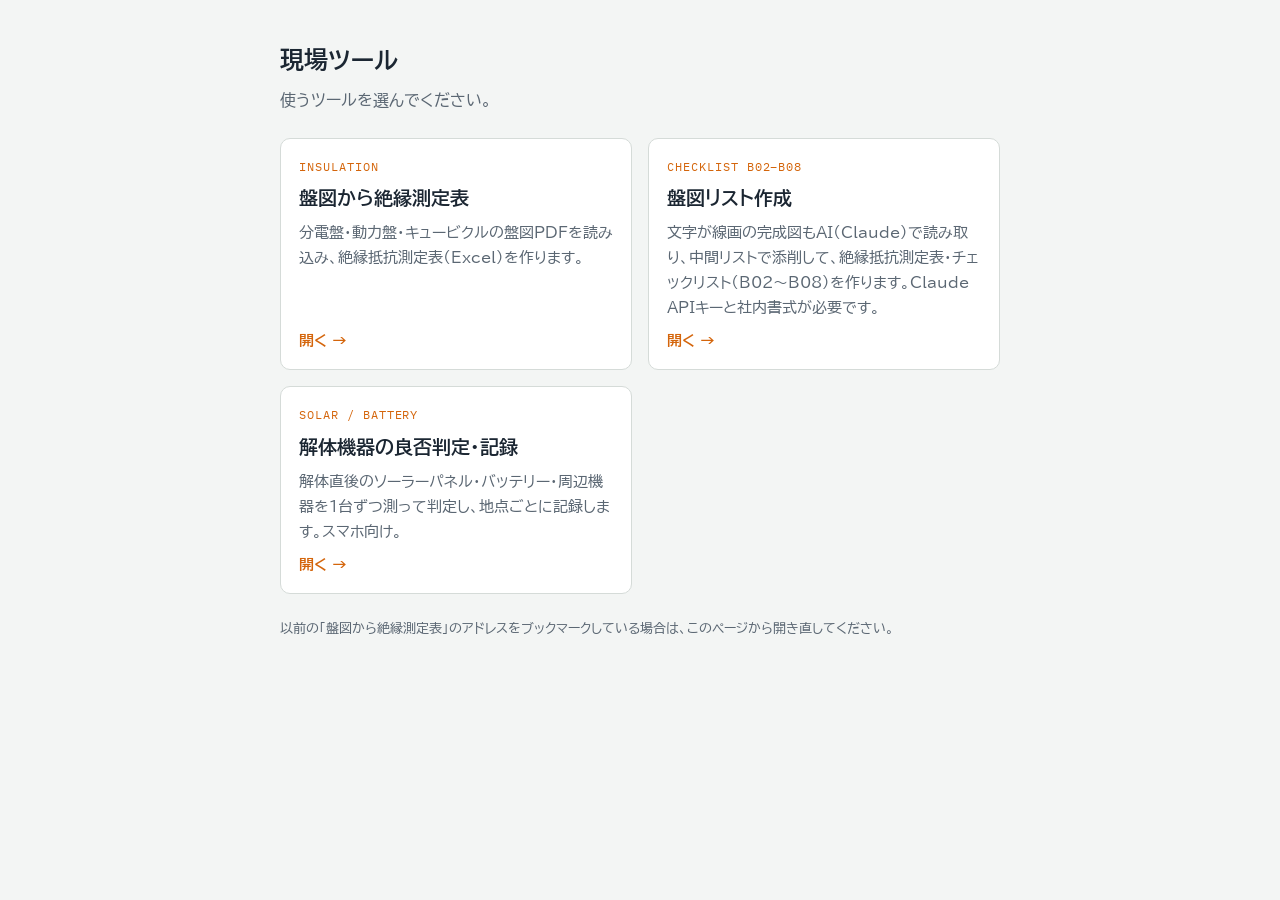
<file: index.html>
<!doctype html>
<html lang="ja">
<head>
<meta charset="utf-8">
<meta name="viewport" content="width=device-width, initial-scale=1, viewport-fit=cover">
<title>現場ツール</title>
<link rel="preconnect" href="https://fonts.googleapis.com">
<link rel="preconnect" href="https://fonts.gstatic.com" crossorigin>
<link rel="stylesheet" href="https://fonts.googleapis.com/css2?family=BIZ+UDPGothic:wght@400;700&family=IBM+Plex+Mono:wght@500&display=swap">
<style>
:root{
  color-scheme:light;
  --bg:#f3f5f4; --surface:#ffffff; --ink:#1b2632; --muted:#5b6773; --line:#d5dbd8; --accent:#d4650b;
  --sans:"BIZ UDPGothic","Hiragino Sans","Yu Gothic UI","Meiryo",sans-serif;
  --mono:"IBM Plex Mono",ui-monospace,Consolas,monospace;
}
@media (prefers-color-scheme: dark){
  :root{color-scheme:dark;--bg:#141b21;--surface:#1d262e;--ink:#e6ebef;--muted:#9aa6b1;--line:#33404b;--accent:#f08a3a}
}
*{box-sizing:border-box}
body{margin:0;background:var(--bg);color:var(--ink);font-family:var(--sans);line-height:1.7;padding-inline:16px;padding-block:40px 56px}
.wrap{max-width:720px;margin:0 auto;display:flex;flex-direction:column;gap:24px}
h1{margin:0;font-size:1.5rem;text-wrap:balance}
p{margin:0}
.lead{color:var(--muted)}
.tools{display:grid;grid-template-columns:repeat(auto-fit,minmax(260px,1fr));gap:16px}
a.tool{display:flex;flex-direction:column;gap:8px;text-decoration:none;color:var(--ink);background:var(--surface);border:1px solid var(--line);border-radius:10px;padding:18px 18px 16px}
a.tool:hover{border-color:var(--accent)}
a.tool:focus-visible{outline:3px solid var(--accent);outline-offset:2px}
.kicker{font-family:var(--mono);font-size:.75rem;letter-spacing:.08em;color:var(--accent)}
.name{font-size:1.2rem;font-weight:700;line-height:1.4}
.desc{font-size:.92rem;color:var(--muted)}
.go{margin-top:auto;font-weight:700;font-size:.92rem;color:var(--accent)}
.foot{font-size:.8rem;color:var(--muted)}
</style>
</head>
<body>
<div class="wrap">
  <header style="display:flex;flex-direction:column;gap:6px">
    <h1>現場ツール</h1>
    <p class="lead">使うツールを選んでください。</p>
  </header>
  <div class="tools">
    <a class="tool" href="insulation/">
      <span class="kicker">INSULATION</span>
      <span class="name">盤図から絶縁測定表</span>
      <span class="desc">分電盤・動力盤・キュービクルの盤図PDFを読み込み、絶縁抵抗測定表（Excel）を作ります。</span>
      <span class="go">開く →</span>
    </a>
    <a class="tool" href="list/">
      <span class="kicker">CHECKLIST B02–B08</span>
      <span class="name">盤図リスト作成</span>
      <span class="desc">文字が線画の完成図もAI（Claude）で読み取り、中間リストで添削して、絶縁抵抗測定表・チェックリスト（B02〜B08）を作ります。Claude APIキーと社内書式が必要です。</span>
      <span class="go">開く →</span>
    </a>
    <a class="tool" href="solar/">
      <span class="kicker">SOLAR / BATTERY</span>
      <span class="name">解体機器の良否判定・記録</span>
      <span class="desc">解体直後のソーラーパネル・バッテリー・周辺機器を1台ずつ測って判定し、地点ごとに記録します。スマホ向け。</span>
      <span class="go">開く →</span>
    </a>
  </div>
  <p class="foot">以前の「盤図から絶縁測定表」のアドレスをブックマークしている場合は、このページから開き直してください。</p>
</div>
</body>
</html>
</file>
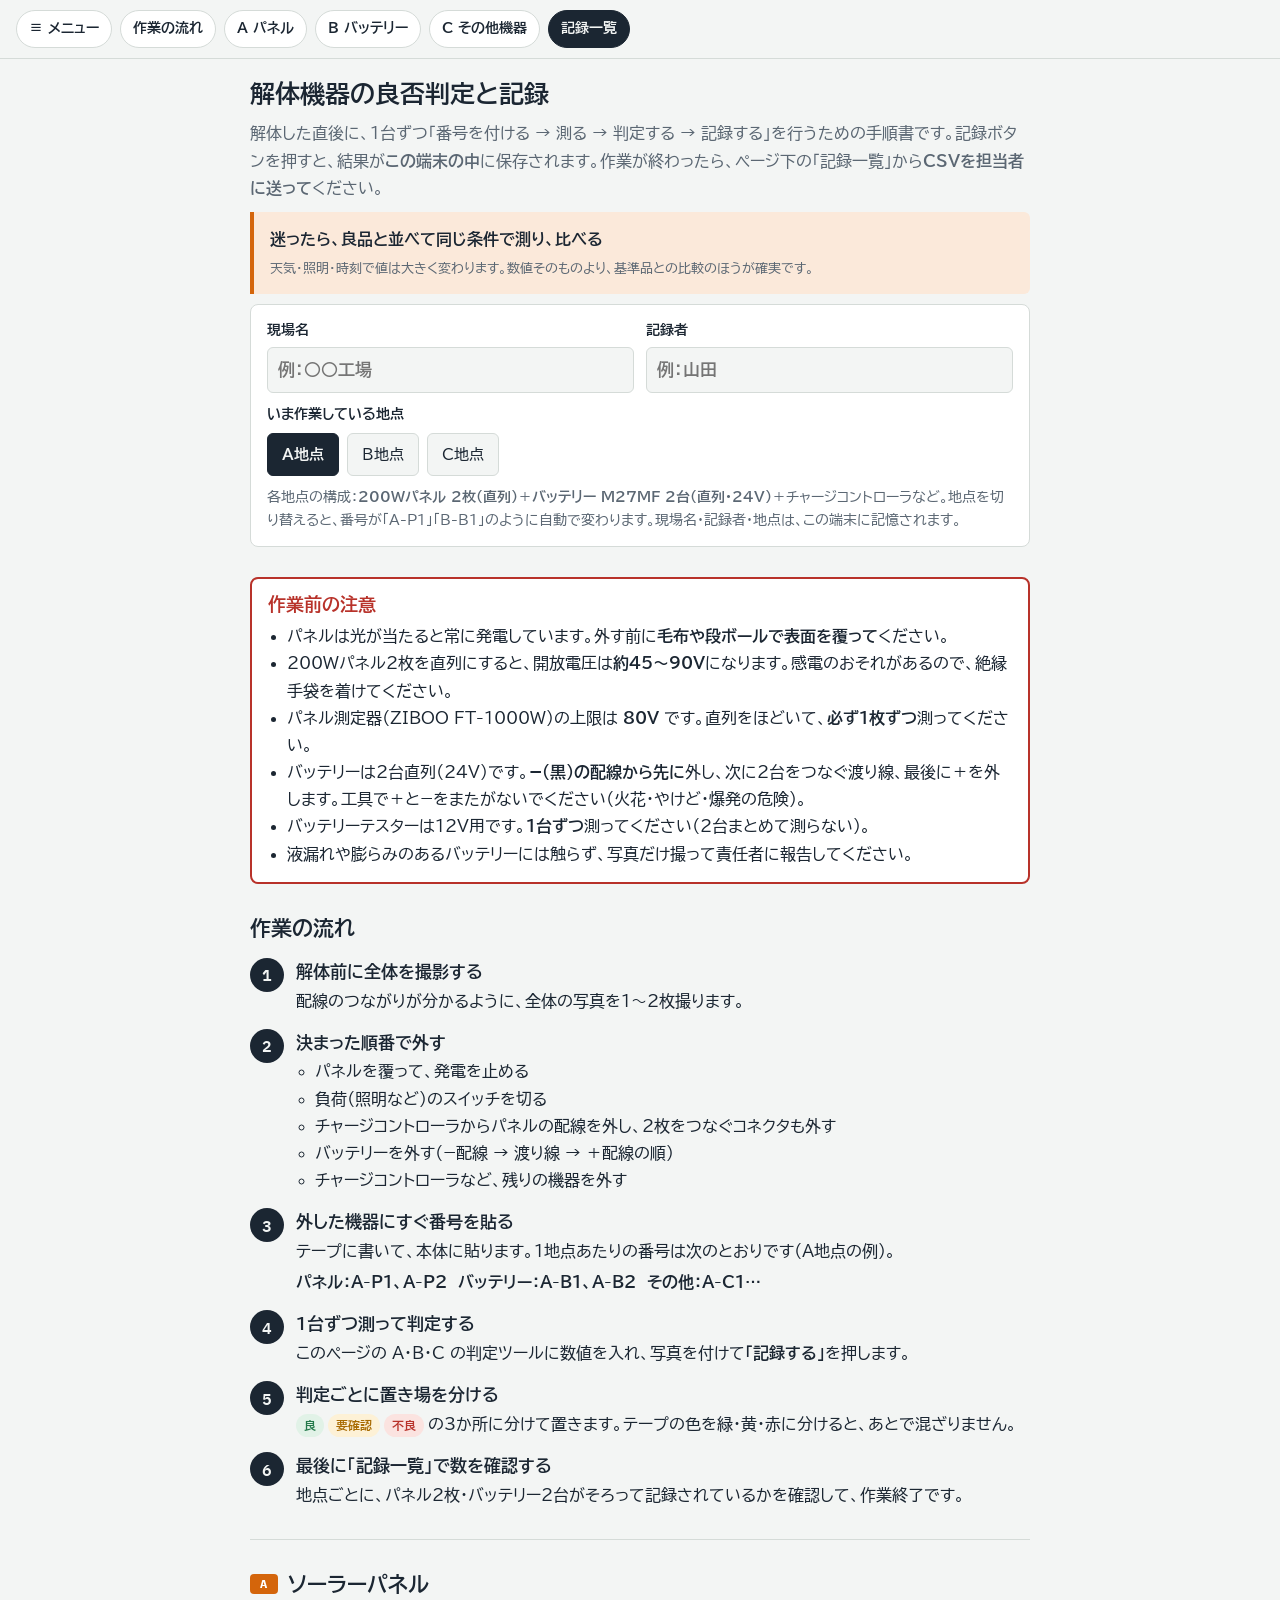
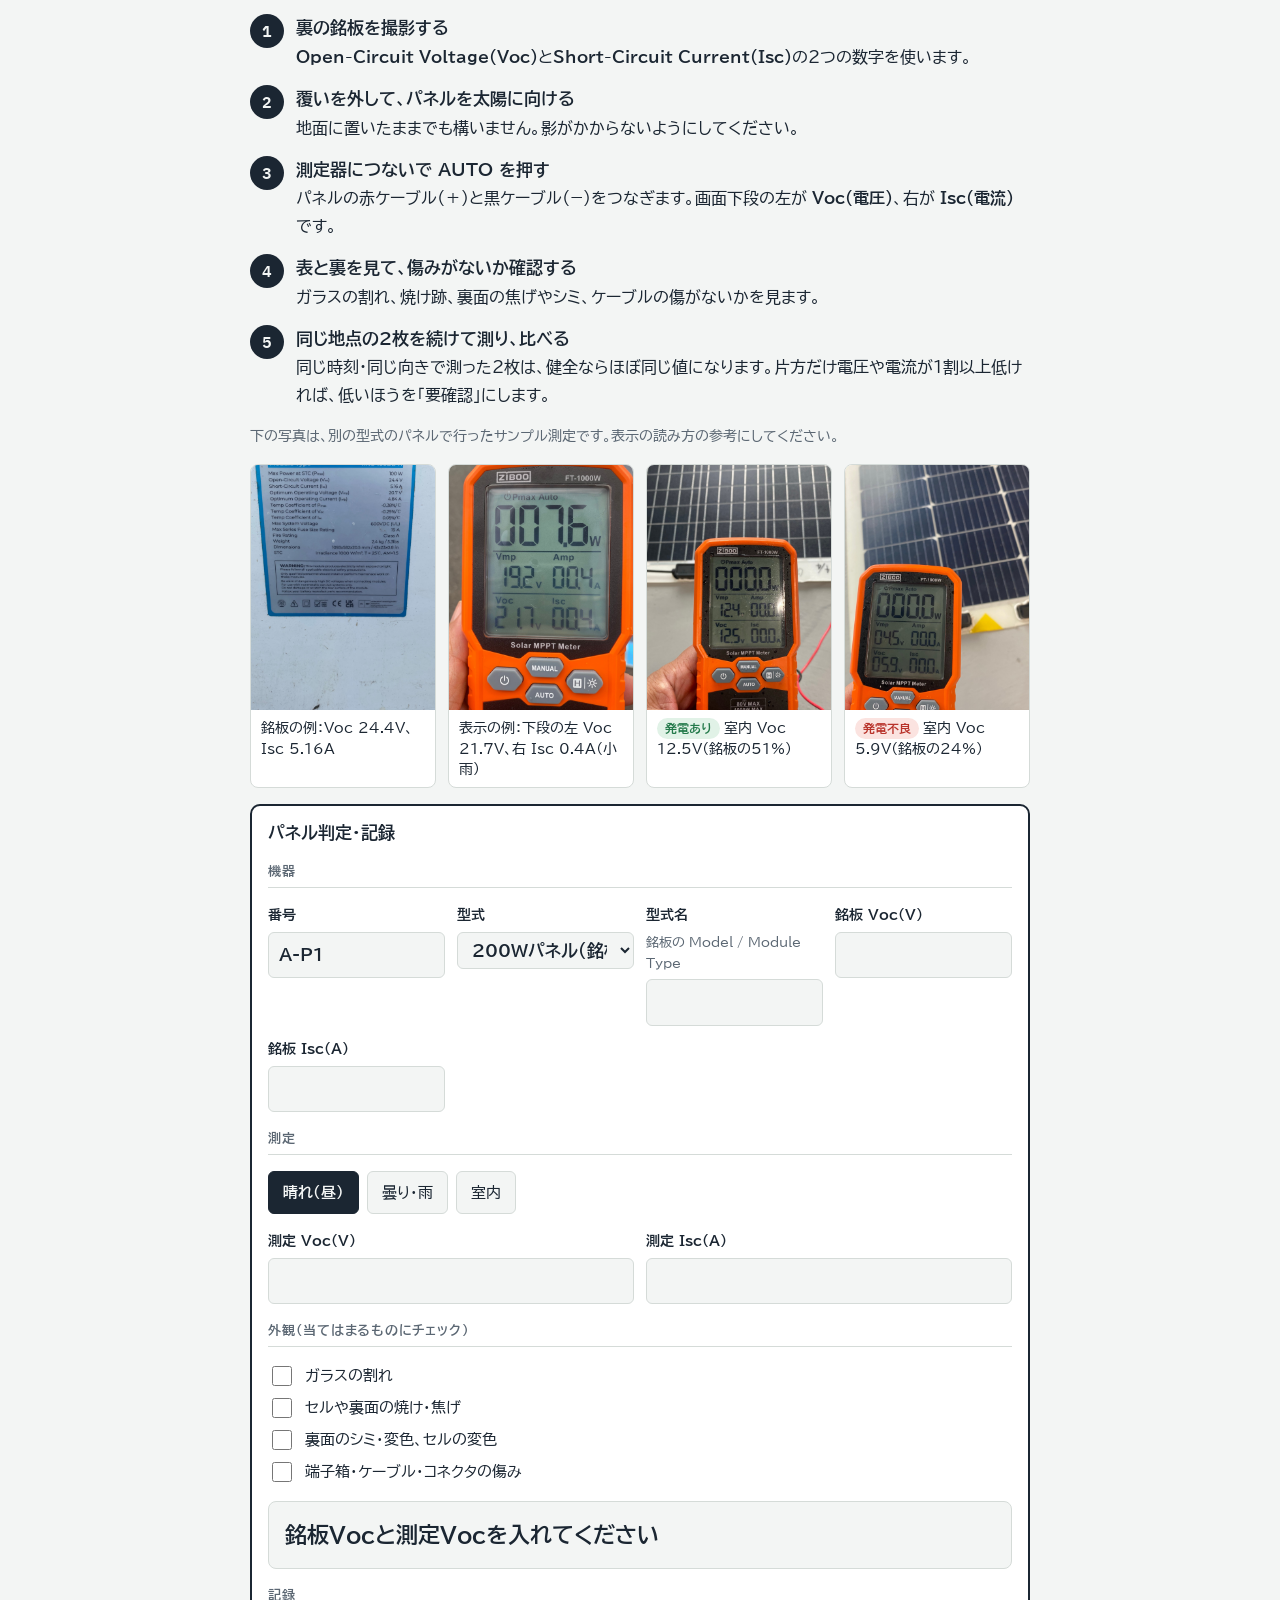
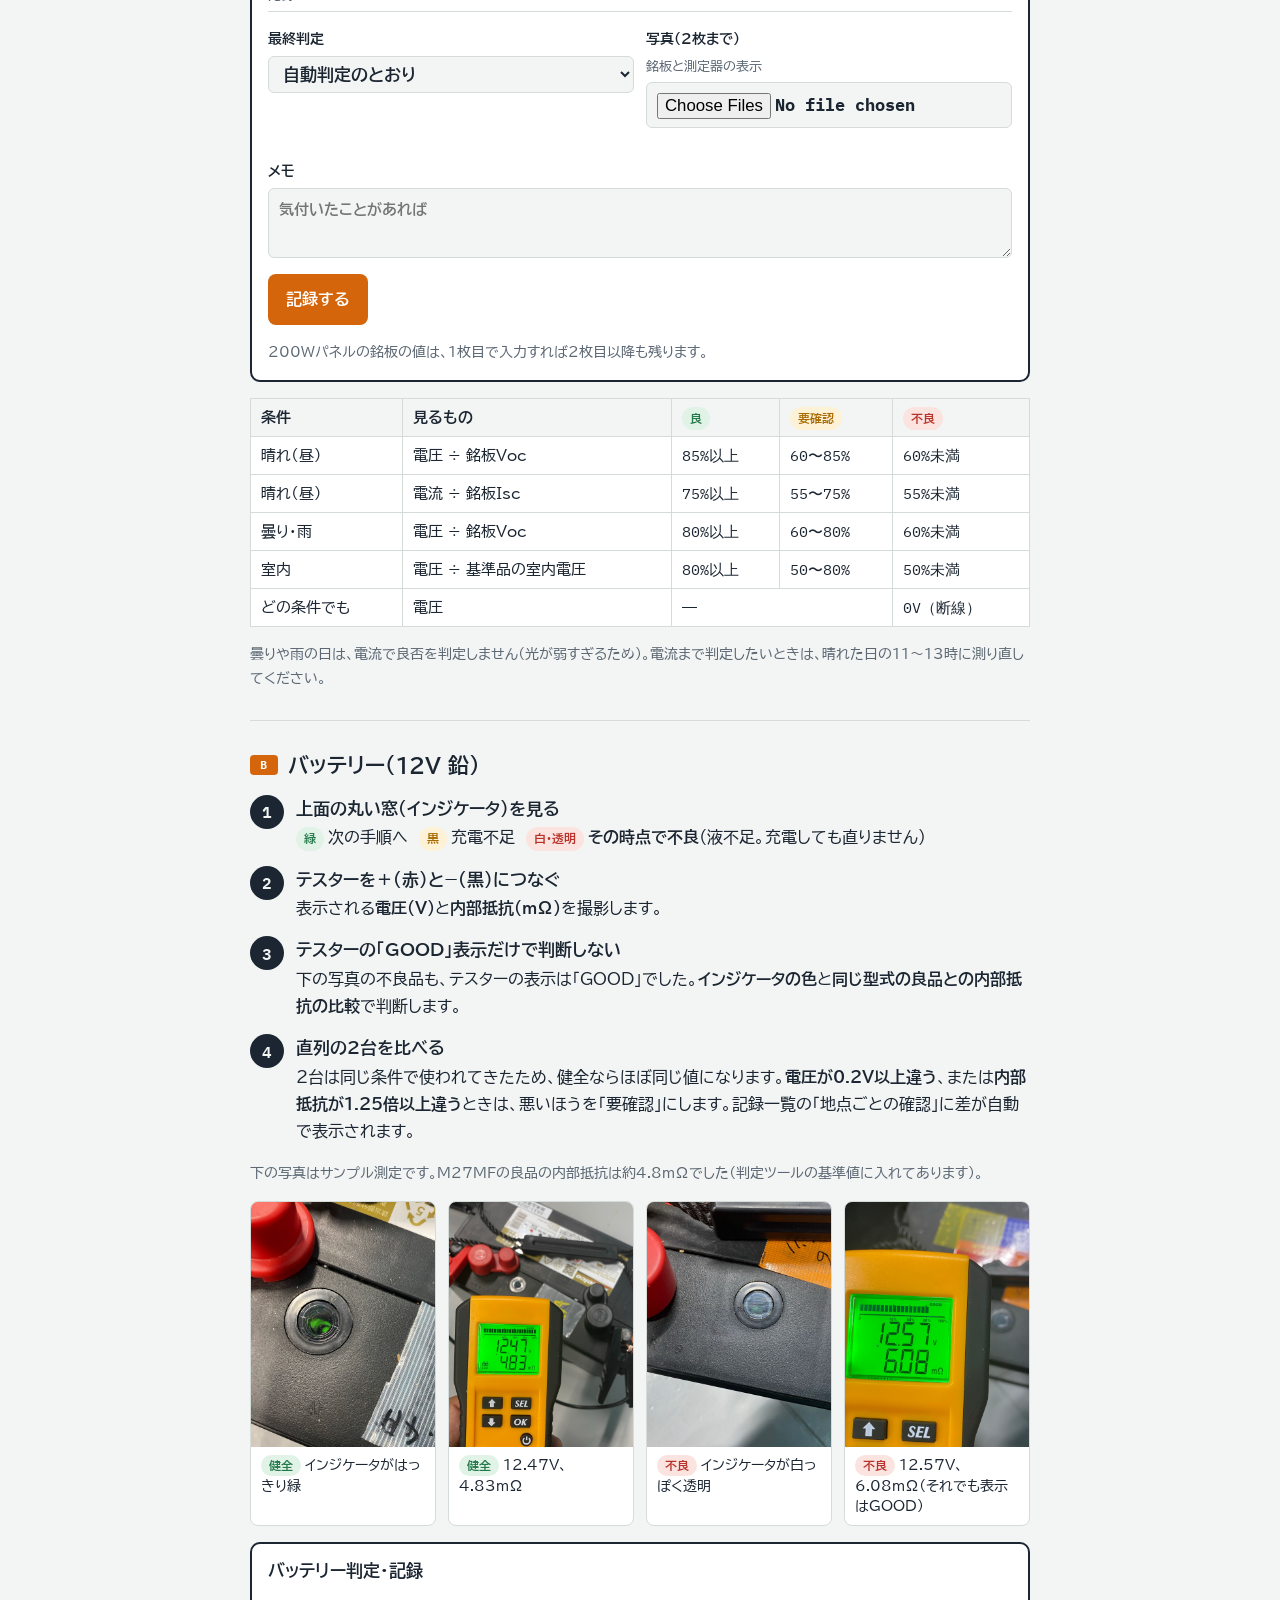
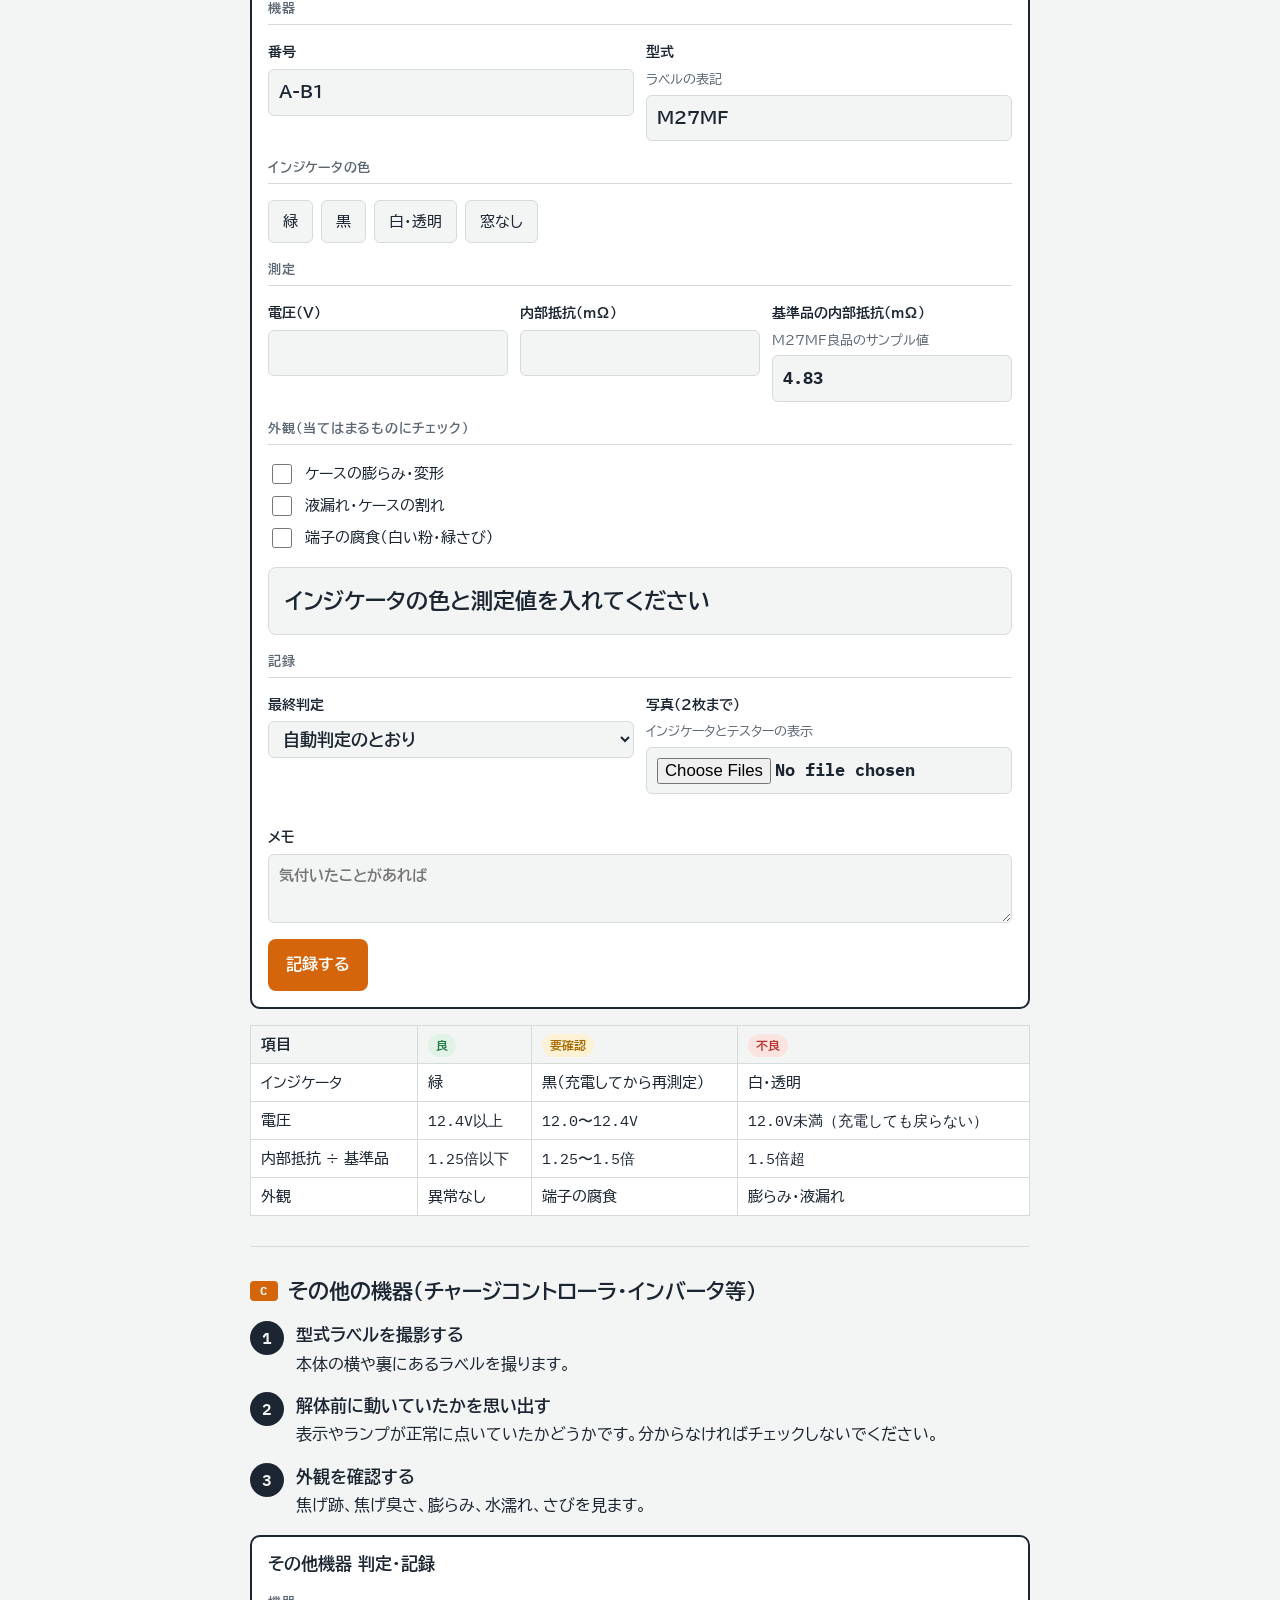
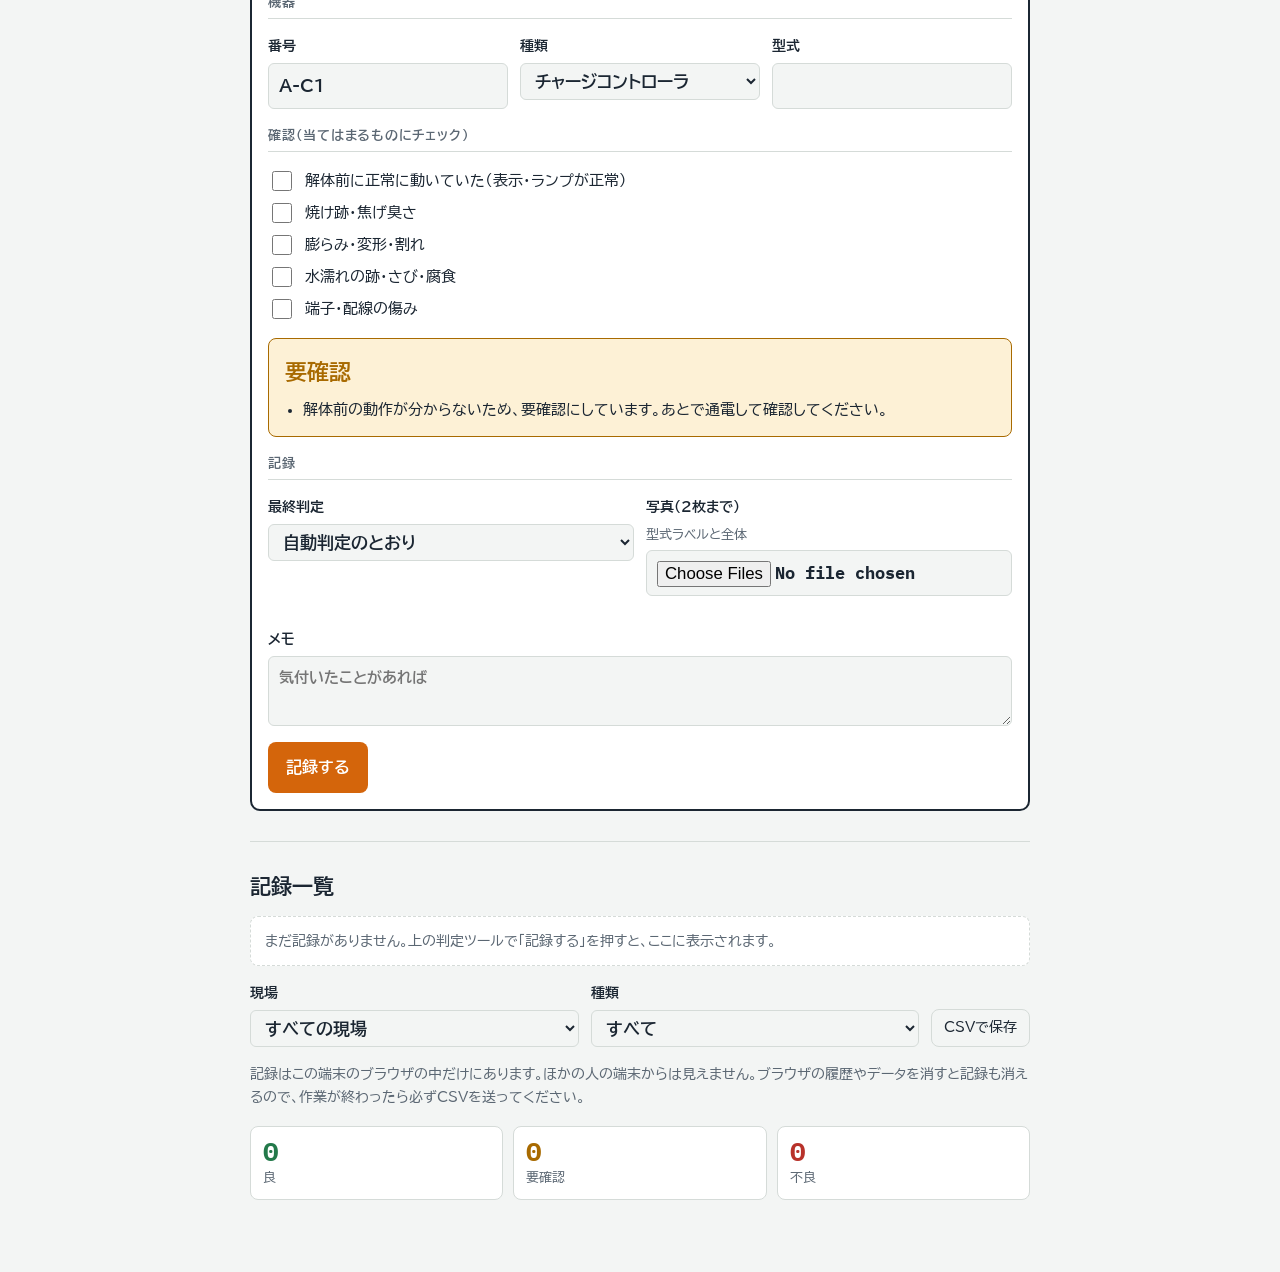
<file: solar/index.html>
<!doctype html>
<html lang="ja">
<head>
<meta charset="utf-8">
<meta name="viewport" content="width=device-width, initial-scale=1, viewport-fit=cover">
<title>解体機器の良否記録</title>
<link rel="preconnect" href="https://fonts.googleapis.com">
<link rel="preconnect" href="https://fonts.gstatic.com" crossorigin>
<link rel="stylesheet" href="https://fonts.googleapis.com/css2?family=BIZ+UDPGothic:wght@400;700&family=IBM+Plex+Mono:wght@500;600&display=swap">
<style>
:root{
  --bg:#f3f5f4; --surface:#ffffff; --ink:#1b2632; --muted:#5b6773; --line:#d5dbd8;
  --accent:#d4650b; --accent-soft:#fbe9da; --on-accent:#ffffff;
  --good:#23794a; --good-bg:#e1f2e7; --warn:#a86a00; --warn-bg:#fdf1d6; --bad:#b8322a; --bad-bg:#fbe3e0;
  --mono:"IBM Plex Mono",ui-monospace,Consolas,monospace;
  --sans:"BIZ UDPGothic","Hiragino Sans","Yu Gothic UI","Meiryo",sans-serif;
}
@media (prefers-color-scheme: dark){
  :root:not([data-theme="light"]){
    color-scheme:dark;
    --bg:#141b21; --surface:#1d262e; --ink:#e6ebef; --muted:#9aa6b1; --line:#33404b;
    --accent:#f08a3a; --accent-soft:#3a2716; --on-accent:#1b1208;
    --good:#5cc88a; --good-bg:#16311f; --warn:#e8b04a; --warn-bg:#35290f; --bad:#f07469; --bad-bg:#3a1a17;
  }
}
:root[data-theme="dark"]{
  color-scheme:dark;
  --bg:#141b21; --surface:#1d262e; --ink:#e6ebef; --muted:#9aa6b1; --line:#33404b;
  --accent:#f08a3a; --accent-soft:#3a2716; --on-accent:#1b1208;
  --good:#5cc88a; --good-bg:#16311f; --warn:#e8b04a; --warn-bg:#35290f; --bad:#f07469; --bad-bg:#3a1a17;
}
*{box-sizing:border-box}
html{scroll-padding-top:64px}
body{background:var(--bg);color:var(--ink);font-family:var(--sans);font-size:16px;line-height:1.7;padding-inline:16px;padding-block:0 56px}
.wrap{max-width:780px;margin:0 auto;display:flex;flex-direction:column;gap:30px}
h1,h2,h3{text-wrap:balance;line-height:1.35;margin:0}
h1{font-size:1.55rem}
h2{font-size:1.3rem;display:flex;align-items:center;gap:10px}
h2 .tag{font-size:.75rem;letter-spacing:.08em;background:var(--accent);color:var(--on-accent);padding:2px 10px;border-radius:4px;font-family:var(--mono)}
h3{font-size:1.05rem}
p{margin:0}
.lead{color:var(--muted)}
nav.jump{position:sticky;top:env(safe-area-inset-top,0px);z-index:5;background:var(--bg);margin-inline:-16px;padding:10px 16px;border-bottom:1px solid var(--line);display:flex;gap:8px;overflow-x:auto}
nav.jump a{flex:none;text-decoration:none;color:var(--ink);font-size:.88rem;font-weight:700;padding:6px 12px;border:1px solid var(--line);border-radius:999px;background:var(--surface)}
nav.jump a.torec{background:var(--ink);color:var(--bg);border-color:var(--ink)}
header{display:flex;flex-direction:column;gap:10px;padding-top:18px}
.rule{background:var(--accent-soft);border-left:4px solid var(--accent);padding:14px 16px;border-radius:0 6px 6px 0;font-weight:700}
.rule small{display:block;font-weight:400;color:var(--muted);margin-top:4px}
.sitebox{background:var(--surface);border:1px solid var(--line);border-radius:8px;padding:14px 16px;display:flex;flex-direction:column;gap:10px}
section{display:flex;flex-direction:column;gap:16px}
.steps{list-style:none;margin:0;padding:0;display:flex;flex-direction:column;gap:14px;counter-reset:s}
.steps>li{counter-increment:s;display:grid;grid-template-columns:34px 1fr;gap:12px;align-items:start}
.steps>li::before{content:counter(s);width:34px;height:34px;border-radius:50%;background:var(--ink);color:var(--bg);display:grid;place-items:center;font-family:var(--mono);font-weight:600}
.steps>li>div{display:flex;flex-direction:column;gap:4px;padding-top:3px}
.steps ul{margin:0;padding-left:1.2em}
.photos{display:grid;grid-template-columns:repeat(auto-fit,minmax(150px,1fr));gap:12px}
figure{margin:0;background:var(--surface);border:1px solid var(--line);border-radius:8px;overflow:hidden;display:flex;flex-direction:column}
figure img{display:block;width:100%;aspect-ratio:3/4;object-fit:cover}
figcaption{padding:8px 10px;font-size:.85rem;line-height:1.5}
.pill{display:inline-block;font-size:.78rem;font-weight:700;padding:1px 8px;border-radius:999px;margin-right:4px;white-space:nowrap}
.pill.good{background:var(--good-bg);color:var(--good)}
.pill.warn{background:var(--warn-bg);color:var(--warn)}
.pill.bad{background:var(--bad-bg);color:var(--bad)}
.tbl{overflow-x:auto}
table{border-collapse:collapse;width:100%;font-size:.92rem;background:var(--surface)}
th,td{border:1px solid var(--line);padding:6px 10px;text-align:left;vertical-align:top}
th{background:var(--bg);font-weight:700}
td.n{font-family:var(--mono);font-variant-numeric:tabular-nums;white-space:nowrap}
.tool{background:var(--surface);border:2px solid var(--ink);border-radius:10px;padding:16px;display:flex;flex-direction:column;gap:16px}
.sub{font-size:.8rem;font-weight:700;letter-spacing:.06em;color:var(--muted);border-bottom:1px solid var(--line);padding-bottom:4px}
.grid{display:grid;grid-template-columns:repeat(auto-fit,minmax(150px,1fr));gap:12px}
label{display:flex;flex-direction:column;gap:4px;font-size:.88rem;font-weight:700}
label .h{font-weight:400;color:var(--muted);font-size:.8rem}
input,select,textarea{font:inherit;font-family:var(--mono);font-size:1.05rem;padding:8px 10px;border:1px solid var(--line);border-radius:6px;background:var(--bg);color:var(--ink);width:100%}
select,textarea,input[type="text"]{font-family:var(--sans)}
textarea{min-height:64px;resize:vertical;font-size:.95rem}
input[readonly]{opacity:.75}
input:focus-visible,select:focus-visible,textarea:focus-visible,button:focus-visible,a:focus-visible{outline:3px solid var(--accent);outline-offset:1px}
.seg{display:flex;flex-wrap:wrap;gap:8px}
.seg button{font:inherit;font-size:.92rem;padding:8px 14px;border-radius:6px;border:1px solid var(--line);background:var(--bg);color:var(--ink);cursor:pointer}
.seg button[aria-pressed="true"]{background:var(--ink);color:var(--bg);border-color:var(--ink);font-weight:700}
.checks{display:flex;flex-direction:column;gap:6px}
.checks label{flex-direction:row;align-items:center;gap:10px;font-weight:400;font-size:.95rem}
.checks input{width:20px;height:20px;flex:none;accent-color:var(--accent)}
.verdict{border-radius:8px;padding:14px 16px;display:flex;flex-direction:column;gap:6px;border:1px solid var(--line);background:var(--bg)}
.verdict .big{font-size:1.4rem;font-weight:700}
.verdict.good{background:var(--good-bg);border-color:var(--good)} .verdict.good .big{color:var(--good)}
.verdict.warn{background:var(--warn-bg);border-color:var(--warn)} .verdict.warn .big{color:var(--warn)}
.verdict.bad{background:var(--bad-bg);border-color:var(--bad)} .verdict.bad .big{color:var(--bad)}
.verdict ul{margin:0;padding-left:1.2em;font-size:.92rem}
.thumbs{display:flex;gap:8px;flex-wrap:wrap}
.thumbs img{width:84px;height:84px;object-fit:cover;border-radius:6px;border:1px solid var(--line)}
.btn{font:inherit;font-weight:700;font-size:1rem;padding:12px 18px;border-radius:8px;border:0;background:var(--accent);color:var(--on-accent);cursor:pointer}
.btn:disabled{opacity:.45;cursor:not-allowed}
.btn.ghost{background:transparent;color:var(--ink);border:1px solid var(--line);font-weight:400;font-size:.88rem;padding:6px 12px}
.btn.danger{background:transparent;color:var(--bad);border:1px solid var(--bad);font-weight:400;font-size:.85rem;padding:4px 10px}
.saverow{display:flex;flex-wrap:wrap;gap:12px;align-items:center}
.status{font-size:.9rem}
.status.ok{color:var(--good);font-weight:700}
.status.ng{color:var(--bad);font-weight:700}
.safety{border:2px solid var(--bad);border-radius:8px;padding:14px 16px;background:var(--surface)}
.safety h2{color:var(--bad);font-size:1.1rem;margin-bottom:6px}
.safety ul{margin:0;padding-left:1.2em}
.note{font-size:.85rem;color:var(--muted)}
.notice{border:1px dashed var(--line);border-radius:8px;padding:12px 14px;font-size:.9rem;color:var(--muted);background:var(--surface)}
hr{border:0;border-top:1px solid var(--line);margin:0}
.summary{display:grid;grid-template-columns:repeat(3,1fr);gap:10px}
.summary div{background:var(--surface);border:1px solid var(--line);border-radius:8px;padding:10px 12px;display:flex;flex-direction:column}
.summary b{font-family:var(--mono);font-size:1.6rem;font-variant-numeric:tabular-nums;line-height:1.2}
.summary .good b{color:var(--good)} .summary .warn b{color:var(--warn)} .summary .bad b{color:var(--bad)}
.summary span{font-size:.8rem;color:var(--muted)}
.reclist{display:flex;flex-direction:column;gap:10px}
.rec{background:var(--surface);border:1px solid var(--line);border-left-width:5px;border-radius:8px;padding:10px 12px;display:flex;flex-direction:column;gap:4px}
.rec.good{border-left-color:var(--good)} .rec.warn{border-left-color:var(--warn)} .rec.bad{border-left-color:var(--bad)}
.rec .top{display:flex;flex-wrap:wrap;gap:8px;align-items:center}
.rec .no{font-family:var(--mono);font-weight:600;font-size:1.05rem}
.rec .meta{font-size:.8rem;color:var(--muted)}
.rec .val{font-size:.9rem}
.rec .acts{display:flex;gap:8px;flex-wrap:wrap;margin-top:4px}
.filters{display:flex;flex-wrap:wrap;gap:12px;align-items:end}
.filters label{min-width:160px;flex:1}
@media (prefers-reduced-motion:reduce){*{transition:none!important;scroll-behavior:auto!important}}
@media (prefers-reduced-motion:no-preference){html{scroll-behavior:smooth}}
body{margin:0}
img{max-width:100%}
[hidden]{display:none!important}
.back{font-size:.85rem;color:var(--muted);text-decoration:none}
</style>
</head>
<body>

<nav class="jump" aria-label="ページ内の移動">
  <a href="../">≡ メニュー</a>
  <a href="#flow">作業の流れ</a>
  <a href="#panel">A パネル</a>
  <a href="#battery">B バッテリー</a>
  <a href="#other">C その他機器</a>
  <a href="#records" class="torec">記録一覧</a>
</nav>

<div class="wrap">

<header>
  <h1>解体機器の良否判定と記録</h1>
  <p class="lead">解体した直後に、1台ずつ「番号を付ける → 測る → 判定する → 記録する」を行うための手順書です。記録ボタンを押すと、結果が<b>この端末の中</b>に保存されます。作業が終わったら、ページ下の「記録一覧」から<b>CSVを担当者に送って</b>ください。</p>
  <p class="rule">迷ったら、良品と並べて同じ条件で測り、比べる
    <small>天気・照明・時刻で値は大きく変わります。数値そのものより、基準品との比較のほうが確実です。</small></p>
  <div class="sitebox">
    <div class="grid">
      <label for="site">現場名<input id="site" type="text" placeholder="例：○○工場" autocomplete="off"></label>
      <label for="by">記録者<input id="by" type="text" placeholder="例：山田" autocomplete="off"></label>
    </div>
    <div>
      <p style="font-size:.88rem;font-weight:700;margin-bottom:6px">いま作業している地点</p>
      <div class="seg" id="loc" role="group" aria-label="設置地点">
        <button type="button" data-v="A" aria-pressed="true">A地点</button>
        <button type="button" data-v="B" aria-pressed="false">B地点</button>
        <button type="button" data-v="C" aria-pressed="false">C地点</button>
      </div>
    </div>
    <p class="note">各地点の構成：<b>200Wパネル 2枚（直列）</b>＋<b>バッテリー M27MF 2台（直列・24V）</b>＋チャージコントローラなど。地点を切り替えると、番号が「A-P1」「B-B1」のように自動で変わります。現場名・記録者・地点は、この端末に記憶されます。</p>
  </div>
</header>

<div class="safety">
  <h2>作業前の注意</h2>
  <ul>
    <li>パネルは光が当たると常に発電しています。外す前に<b>毛布や段ボールで表面を覆って</b>ください。</li>
    <li>200Wパネル2枚を直列にすると、開放電圧は<b>約45〜90V</b>になります。感電のおそれがあるので、絶縁手袋を着けてください。</li>
    <li>パネル測定器（ZIBOO FT-1000W）の上限は <b>80V</b> です。直列をほどいて、<b>必ず1枚ずつ</b>測ってください。</li>
    <li>バッテリーは2台直列（24V）です。<b>−（黒）の配線から先に</b>外し、次に2台をつなぐ渡り線、最後に＋を外します。工具で＋と−をまたがないでください（火花・やけど・爆発の危険）。</li>
    <li>バッテリーテスターは12V用です。<b>1台ずつ</b>測ってください（2台まとめて測らない）。</li>
    <li>液漏れや膨らみのあるバッテリーには触らず、写真だけ撮って責任者に報告してください。</li>
  </ul>
</div>

<!-- ============ FLOW ============ -->
<section id="flow">
  <h2>作業の流れ</h2>
  <ol class="steps">
    <li><div>
      <h3>解体前に全体を撮影する</h3>
      <p>配線のつながりが分かるように、全体の写真を1〜2枚撮ります。</p>
    </div></li>
    <li><div>
      <h3>決まった順番で外す</h3>
      <ul>
        <li>パネルを覆って、発電を止める</li>
        <li>負荷（照明など）のスイッチを切る</li>
        <li>チャージコントローラからパネルの配線を外し、2枚をつなぐコネクタも外す</li>
        <li>バッテリーを外す（−配線 → 渡り線 → ＋配線の順）</li>
        <li>チャージコントローラなど、残りの機器を外す</li>
      </ul>
    </div></li>
    <li><div>
      <h3>外した機器にすぐ番号を貼る</h3>
      <p>テープに書いて、本体に貼ります。1地点あたりの番号は次のとおりです（A地点の例）。</p>
      <p><b>パネル：A-P1、A-P2</b>　<b>バッテリー：A-B1、A-B2</b>　<b>その他：A-C1…</b></p>
    </div></li>
    <li><div>
      <h3>1台ずつ測って判定する</h3>
      <p>このページの A・B・C の判定ツールに数値を入れ、写真を付けて<b>「記録する」</b>を押します。</p>
    </div></li>
    <li><div>
      <h3>判定ごとに置き場を分ける</h3>
      <p><span class="pill good">良</span><span class="pill warn">要確認</span><span class="pill bad">不良</span>の3か所に分けて置きます。テープの色を緑・黄・赤に分けると、あとで混ざりません。</p>
    </div></li>
    <li><div>
      <h3>最後に「記録一覧」で数を確認する</h3>
      <p>地点ごとに、パネル2枚・バッテリー2台がそろって記録されているかを確認して、作業終了です。</p>
    </div></li>
  </ol>
</section>

<hr>

<!-- ============ PANEL ============ -->
<section id="panel">
  <h2><span class="tag">A</span>ソーラーパネル</h2>
  <ol class="steps">
    <li><div><h3>裏の銘板を撮影する</h3><p><b>Open-Circuit Voltage（Voc）</b>と<b>Short-Circuit Current（Isc）</b>の2つの数字を使います。</p></div></li>
    <li><div><h3>覆いを外して、パネルを太陽に向ける</h3><p>地面に置いたままでも構いません。影がかからないようにしてください。</p></div></li>
    <li><div><h3>測定器につないで AUTO を押す</h3><p>パネルの赤ケーブル（＋）と黒ケーブル（−）をつなぎます。画面下段の左が <b>Voc（電圧）</b>、右が <b>Isc（電流）</b> です。</p></div></li>
    <li><div><h3>表と裏を見て、傷みがないか確認する</h3><p>ガラスの割れ、焼け跡、裏面の焦げやシミ、ケーブルの傷がないかを見ます。</p></div></li>
    <li><div><h3>同じ地点の2枚を続けて測り、比べる</h3><p>同じ時刻・同じ向きで測った2枚は、健全ならほぼ同じ値になります。片方だけ電圧や電流が1割以上低ければ、低いほうを「要確認」にします。</p></div></li>
  </ol>

  <p class="note">下の写真は、別の型式のパネルで行ったサンプル測定です。表示の読み方の参考にしてください。</p>
  <div class="photos">
    <figure><img src="img/p2.jpg" alt="RENOGY 100Wパネルの銘板。Voc 24.4V、Isc 5.16A" loading="lazy"><figcaption>銘板の例：Voc 24.4V、Isc 5.16A</figcaption></figure>
    <figure><img src="img/p1.jpg" alt="測定器の表示。Voc 21.7V、Isc 0.4A" loading="lazy"><figcaption>表示の例：下段の左 Voc 21.7V、右 Isc 0.4A（小雨）</figcaption></figure>
    <figure><img src="img/p11.jpg" alt="室内で測った50Wパネル。Voc 12.5V" loading="lazy"><figcaption><span class="pill good">発電あり</span>室内 Voc 12.5V（銘板の51%）</figcaption></figure>
    <figure><img src="img/p12.jpg" alt="室内で測った不良の100Wパネル。Voc 5.9V" loading="lazy"><figcaption><span class="pill bad">発電不良</span>室内 Voc 5.9V（銘板の24%）</figcaption></figure>
  </div>

  <div class="tool" id="ptool">
    <h3>パネル判定・記録</h3>
    <p class="sub">機器</p>
    <div class="grid">
      <label for="pNo">番号<input id="pNo" type="text" value="A-P1" autocomplete="off"></label>
      <label for="pType">型式
        <select id="pType">
          <option value="p200" selected>200Wパネル（銘板の値を入力）</option>
          <option value="rng100">RENOGY RNG-100DB-H（100W）</option>
          <option value="rng50">RENOGY RNG-50DB-H（50W）</option>
          <option value="das320">DAS-LOCP-320（320W）</option>
          <option value="custom">その他（銘板の値を入力）</option>
        </select>
      </label>
      <label for="pModel" id="pModelWrap" hidden>型式名<span class="h">銘板の Model / Module Type</span><input id="pModel" type="text" autocomplete="off"></label>
      <label for="pVocN">銘板 Voc（V）<input id="pVocN" type="number" step="0.01" inputmode="decimal"></label>
      <label for="pIscN">銘板 Isc（A）<input id="pIscN" type="number" step="0.01" inputmode="decimal"></label>
    </div>
    <p class="sub">測定</p>
    <div class="seg" id="pCond" role="group" aria-label="測ったときの条件">
      <button type="button" data-v="sun" aria-pressed="true">晴れ（昼）</button>
      <button type="button" data-v="cloud" aria-pressed="false">曇り・雨</button>
      <button type="button" data-v="indoor" aria-pressed="false">室内</button>
    </div>
    <div class="grid">
      <label for="pVoc">測定 Voc（V）<input id="pVoc" type="number" step="0.1" inputmode="decimal"></label>
      <label for="pIsc">測定 Isc（A）<input id="pIsc" type="number" step="0.1" inputmode="decimal"></label>
      <label for="pRef" id="pRefWrap" hidden>基準品の室内 Voc（V）<span class="h">同じ型式の良品を同じ場所で測った値（任意）</span><input id="pRef" type="number" step="0.1" inputmode="decimal"></label>
    </div>
    <p class="sub">外観（当てはまるものにチェック）</p>
    <div class="checks" id="pDef">
      <label><input type="checkbox" value="ガラス割れ" data-lv="bad">ガラスの割れ</label>
      <label><input type="checkbox" value="焼け・焦げ" data-lv="bad">セルや裏面の焼け・焦げ</label>
      <label><input type="checkbox" value="裏面のシミ・変色" data-lv="warn">裏面のシミ・変色、セルの変色</label>
      <label><input type="checkbox" value="端子箱・ケーブル損傷" data-lv="warn">端子箱・ケーブル・コネクタの傷み</label>
    </div>
    <div class="verdict" id="pOut" aria-live="polite"></div>
    <p class="sub">記録</p>
    <div class="grid">
      <label for="pFinal">最終判定
        <select id="pFinal"><option value="auto">自動判定のとおり</option><option value="good">良</option><option value="warn">要確認</option><option value="bad">不良</option></select>
      </label>
      <label for="pPhoto">写真（2枚まで）<span class="h">銘板と測定器の表示</span><input id="pPhoto" type="file" accept="image/*" multiple></label>
    </div>
    <div class="thumbs" id="pThumbs"></div>
    <label for="pMemo">メモ<textarea id="pMemo" placeholder="気付いたことがあれば"></textarea></label>
    <div class="saverow"><button type="button" class="btn" id="pSave">記録する</button><span class="status" id="pStatus" aria-live="polite"></span></div>
    <p class="note">200Wパネルの銘板の値は、1枚目で入力すれば2枚目以降も残ります。</p>
  </div>

  <div class="tbl">
    <table>
      <thead><tr><th>条件</th><th>見るもの</th><th><span class="pill good">良</span></th><th><span class="pill warn">要確認</span></th><th><span class="pill bad">不良</span></th></tr></thead>
      <tbody>
        <tr><td>晴れ（昼）</td><td>電圧 ÷ 銘板Voc</td><td class="n">85%以上</td><td class="n">60〜85%</td><td class="n">60%未満</td></tr>
        <tr><td>晴れ（昼）</td><td>電流 ÷ 銘板Isc</td><td class="n">75%以上</td><td class="n">55〜75%</td><td class="n">55%未満</td></tr>
        <tr><td>曇り・雨</td><td>電圧 ÷ 銘板Voc</td><td class="n">80%以上</td><td class="n">60〜80%</td><td class="n">60%未満</td></tr>
        <tr><td>室内</td><td>電圧 ÷ 基準品の室内電圧</td><td class="n">80%以上</td><td class="n">50〜80%</td><td class="n">50%未満</td></tr>
        <tr><td>どの条件でも</td><td>電圧</td><td colspan="2">—</td><td class="n">0V（断線）</td></tr>
      </tbody>
    </table>
  </div>
  <p class="note">曇りや雨の日は、電流で良否を判定しません（光が弱すぎるため）。電流まで判定したいときは、晴れた日の11〜13時に測り直してください。</p>
</section>

<hr>

<!-- ============ BATTERY ============ -->
<section id="battery">
  <h2><span class="tag">B</span>バッテリー（12V 鉛）</h2>
  <ol class="steps">
    <li><div><h3>上面の丸い窓（インジケータ）を見る</h3>
      <p><span class="pill good">緑</span>次の手順へ　<span class="pill warn">黒</span>充電不足　<span class="pill bad">白・透明</span><b>その時点で不良</b>（液不足。充電しても直りません）</p></div></li>
    <li><div><h3>テスターを＋（赤）と−（黒）につなぐ</h3><p>表示される<b>電圧（V）</b>と<b>内部抵抗（mΩ）</b>を撮影します。</p></div></li>
    <li><div><h3>テスターの「GOOD」表示だけで判断しない</h3><p>下の写真の不良品も、テスターの表示は「GOOD」でした。<b>インジケータの色</b>と<b>同じ型式の良品との内部抵抗の比較</b>で判断します。</p></div></li>
    <li><div><h3>直列の2台を比べる</h3><p>2台は同じ条件で使われてきたため、健全ならほぼ同じ値になります。<b>電圧が0.2V以上違う</b>、または<b>内部抵抗が1.25倍以上違う</b>ときは、悪いほうを「要確認」にします。記録一覧の「地点ごとの確認」に差が自動で表示されます。</p></div></li>
  </ol>

  <p class="note">下の写真はサンプル測定です。M27MFの良品の内部抵抗は約4.8mΩでした（判定ツールの基準値に入れてあります）。</p>
  <div class="photos">
    <figure><img src="img/p6.jpg" alt="健全なバッテリーのインジケータ。緑色" loading="lazy"><figcaption><span class="pill good">健全</span>インジケータがはっきり緑</figcaption></figure>
    <figure><img src="img/p7.jpg" alt="健全なバッテリーのテスター表示。12.47V、4.83mΩ" loading="lazy"><figcaption><span class="pill good">健全</span>12.47V、4.83mΩ</figcaption></figure>
    <figure><img src="img/p8.jpg" alt="不良バッテリーのインジケータ。白っぽく透明" loading="lazy"><figcaption><span class="pill bad">不良</span>インジケータが白っぽく透明</figcaption></figure>
    <figure><img src="img/p9.jpg" alt="不良バッテリーのテスター表示。12.57V、6.08mΩ、GOOD表示" loading="lazy"><figcaption><span class="pill bad">不良</span>12.57V、6.08mΩ（それでも表示はGOOD）</figcaption></figure>
  </div>

  <div class="tool" id="btool">
    <h3>バッテリー判定・記録</h3>
    <p class="sub">機器</p>
    <div class="grid">
      <label for="bNo">番号<input id="bNo" type="text" value="A-B1" autocomplete="off"></label>
      <label for="bModel">型式<span class="h">ラベルの表記</span><input id="bModel" type="text" value="M27MF" autocomplete="off"></label>
    </div>
    <p class="sub">インジケータの色</p>
    <div class="seg" id="bInd" role="group" aria-label="インジケータの色">
      <button type="button" data-v="green" aria-pressed="false">緑</button>
      <button type="button" data-v="black" aria-pressed="false">黒</button>
      <button type="button" data-v="clear" aria-pressed="false">白・透明</button>
      <button type="button" data-v="none" aria-pressed="false">窓なし</button>
    </div>
    <p class="sub">測定</p>
    <div class="grid">
      <label for="bV">電圧（V）<input id="bV" type="number" step="0.01" inputmode="decimal"></label>
      <label for="bR">内部抵抗（mΩ）<input id="bR" type="number" step="0.01" inputmode="decimal"></label>
      <label for="bRef">基準品の内部抵抗（mΩ）<span class="h">M27MF良品のサンプル値</span><input id="bRef" type="number" step="0.01" inputmode="decimal" value="4.83"></label>
    </div>
    <p class="sub">外観（当てはまるものにチェック）</p>
    <div class="checks" id="bDef">
      <label><input type="checkbox" value="膨らみ・変形" data-lv="bad">ケースの膨らみ・変形</label>
      <label><input type="checkbox" value="液漏れ" data-lv="bad">液漏れ・ケースの割れ</label>
      <label><input type="checkbox" value="端子の腐食" data-lv="warn">端子の腐食（白い粉・緑さび）</label>
    </div>
    <div class="verdict" id="bOut" aria-live="polite"></div>
    <p class="sub">記録</p>
    <div class="grid">
      <label for="bFinal">最終判定
        <select id="bFinal"><option value="auto">自動判定のとおり</option><option value="good">良</option><option value="warn">要確認</option><option value="bad">不良</option></select>
      </label>
      <label for="bPhoto">写真（2枚まで）<span class="h">インジケータとテスターの表示</span><input id="bPhoto" type="file" accept="image/*" multiple></label>
    </div>
    <div class="thumbs" id="bThumbs"></div>
    <label for="bMemo">メモ<textarea id="bMemo" placeholder="気付いたことがあれば"></textarea></label>
    <div class="saverow"><button type="button" class="btn" id="bSave">記録する</button><span class="status" id="bStatus" aria-live="polite"></span></div>
  </div>

  <div class="tbl">
    <table>
      <thead><tr><th>項目</th><th><span class="pill good">良</span></th><th><span class="pill warn">要確認</span></th><th><span class="pill bad">不良</span></th></tr></thead>
      <tbody>
        <tr><td>インジケータ</td><td>緑</td><td>黒（充電してから再測定）</td><td>白・透明</td></tr>
        <tr><td>電圧</td><td class="n">12.4V以上</td><td class="n">12.0〜12.4V</td><td class="n">12.0V未満（充電しても戻らない）</td></tr>
        <tr><td>内部抵抗 ÷ 基準品</td><td class="n">1.25倍以下</td><td class="n">1.25〜1.5倍</td><td class="n">1.5倍超</td></tr>
        <tr><td>外観</td><td>異常なし</td><td>端子の腐食</td><td>膨らみ・液漏れ</td></tr>
      </tbody>
    </table>
  </div>
</section>

<hr>

<!-- ============ OTHER ============ -->
<section id="other">
  <h2><span class="tag">C</span>その他の機器（チャージコントローラ・インバータ等）</h2>
  <ol class="steps">
    <li><div><h3>型式ラベルを撮影する</h3><p>本体の横や裏にあるラベルを撮ります。</p></div></li>
    <li><div><h3>解体前に動いていたかを思い出す</h3><p>表示やランプが正常に点いていたかどうかです。分からなければチェックしないでください。</p></div></li>
    <li><div><h3>外観を確認する</h3><p>焦げ跡、焦げ臭さ、膨らみ、水濡れ、さびを見ます。</p></div></li>
  </ol>

  <div class="tool" id="otool">
    <h3>その他機器 判定・記録</h3>
    <p class="sub">機器</p>
    <div class="grid">
      <label for="oNo">番号<input id="oNo" type="text" value="A-C1" autocomplete="off"></label>
      <label for="oKind">種類
        <select id="oKind">
          <option>チャージコントローラ</option>
          <option>インバータ</option>
          <option>配線・ブレーカ類</option>
          <option>その他</option>
        </select>
      </label>
      <label for="oModel">型式<input id="oModel" type="text" autocomplete="off"></label>
    </div>
    <p class="sub">確認（当てはまるものにチェック）</p>
    <div class="checks" id="oDef">
      <label><input type="checkbox" id="oWorked">解体前に正常に動いていた（表示・ランプが正常）</label>
      <label><input type="checkbox" value="焼け・焦げ臭" data-lv="bad">焼け跡・焦げ臭さ</label>
      <label><input type="checkbox" value="膨らみ・変形・割れ" data-lv="bad">膨らみ・変形・割れ</label>
      <label><input type="checkbox" value="水濡れ・さび" data-lv="warn">水濡れの跡・さび・腐食</label>
      <label><input type="checkbox" value="端子・配線損傷" data-lv="warn">端子・配線の傷み</label>
    </div>
    <div class="verdict" id="oOut" aria-live="polite"></div>
    <p class="sub">記録</p>
    <div class="grid">
      <label for="oFinal">最終判定
        <select id="oFinal"><option value="auto">自動判定のとおり</option><option value="good">良</option><option value="warn">要確認</option><option value="bad">不良</option></select>
      </label>
      <label for="oPhoto">写真（2枚まで）<span class="h">型式ラベルと全体</span><input id="oPhoto" type="file" accept="image/*" multiple></label>
    </div>
    <div class="thumbs" id="oThumbs"></div>
    <label for="oMemo">メモ<textarea id="oMemo" placeholder="気付いたことがあれば"></textarea></label>
    <div class="saverow"><button type="button" class="btn" id="oSave">記録する</button><span class="status" id="oStatus" aria-live="polite"></span></div>
  </div>
</section>

<hr>

<!-- ============ RECORDS ============ -->
<section id="records">
  <h2>記録一覧</h2>
  <div class="notice" id="dbNotice">記録を読み込んでいます…</div>
  <div class="filters" id="filters" hidden>
    <label for="fSite">現場<select id="fSite"></select></label>
    <label for="fKind">種類<select id="fKind"><option value="">すべて</option><option value="panel">パネル</option><option value="battery">バッテリー</option><option value="other">その他</option></select></label>
    <button type="button" class="btn ghost" id="csvBtn">CSVで保存</button>
    <button type="button" class="btn ghost" id="shareBtn" hidden>CSVを送る（LINE・メール等）</button>
  </div>
  <p class="note">記録はこの端末のブラウザの中だけにあります。ほかの人の端末からは見えません。ブラウザの履歴やデータを消すと記録も消えるので、作業が終わったら必ずCSVを送ってください。</p>
  <div id="locbox" hidden>
    <h3 style="margin-bottom:8px">地点ごとの確認</h3>
    <div class="tbl"><table id="loctable"></table></div>
  </div>
  <div class="summary" id="summary" hidden>
    <div class="good"><b id="cGood">0</b><span>良</span></div>
    <div class="warn"><b id="cWarn">0</b><span>要確認</span></div>
    <div class="bad"><b id="cBad">0</b><span>不良</span></div>
  </div>
  <div class="reclist" id="reclist"></div>
  <p class="note" id="csvNote" hidden></p>
</section>

</div>

<script>
(function(){
  var $=function(id){return document.getElementById(id)};
  var num=function(id){var v=parseFloat($(id).value);return isFinite(v)?v:null};
  var pct=function(x){return Math.round(x*100)+'%'};
  var rank={good:0,warn:1,bad:2};
  var LB={good:'良',warn:'要確認',bad:'不良'};
  var HEAD={good:'良',warn:'要確認',bad:'不良の疑い'};
  var KIND={panel:'パネル',battery:'バッテリー',other:'その他'};
  var P={p200:{name:'200Wパネル',edit:true},rng100:{voc:24.4,isc:5.16,name:'RENOGY RNG-100DB-H'},rng50:{voc:24.3,isc:2.75,name:'RENOGY RNG-50DB-H'},das320:{voc:44.63,isc:9.09,name:'DAS-LOCP-320'}};
  function worst(a,b){return rank[a]>=rank[b]?a:b}
  function esc(s){return String(s==null?'':s).replace(/[&<>"']/g,function(c){return {'&':'&amp;','<':'&lt;','>':'&gt;','"':'&quot;',"'":'&#39;'}[c]})}
  function lsGet(k){try{return localStorage.getItem(k)||''}catch(e){return ''}}
  function lsSet(k,v){try{localStorage.setItem(k,v)}catch(e){}}
  function seg(id,cb){
    var g=$(id);
    g.addEventListener('click',function(e){
      var b=e.target.closest('button');if(!b)return;
      g.querySelectorAll('button').forEach(function(x){x.setAttribute('aria-pressed',x===b?'true':'false')});
      cb();
    });
  }
  function segVal(id){var b=$(id).querySelector('[aria-pressed="true"]');return b?b.dataset.v:null}
  function defects(id){
    var out={list:[],lv:'good'};
    $(id).querySelectorAll('input[data-lv]:checked').forEach(function(c){out.list.push(c.value);out.lv=worst(out.lv,c.dataset.lv)});
    return out;
  }
  function show(out,r){
    out.className='verdict'+(r.level?' '+r.level:'');
    out.innerHTML='<div class="big">'+esc(r.title)+'</div>'+(r.items.length?'<ul>'+r.items.map(function(t){return '<li>'+esc(t)+'</li>'}).join('')+'</ul>':'');
  }

  /* ---------- site / recorder ---------- */
  $('site').value=lsGet('kaitai.site'); $('by').value=lsGet('kaitai.by');
  $('site').addEventListener('change',function(){lsSet('kaitai.site',this.value.trim());renderList()});
  $('by').addEventListener('change',function(){lsSet('kaitai.by',this.value.trim())});
  function curLoc(){return segVal('loc')||'A'}
  function resetNos(){var l=curLoc();$('pNo').value=l+'-P1';$('bNo').value=l+'-B1';$('oNo').value=l+'-C1'}
  (function(){var l=lsGet('kaitai.loc');if(/^[ABC]$/.test(l)){$('loc').querySelectorAll('button').forEach(function(b){b.setAttribute('aria-pressed',b.dataset.v===l?'true':'false')});resetNos();}})();
  seg('loc',function(){lsSet('kaitai.loc',curLoc());resetNos();['p','b','o'].forEach(function(k){setStatus(k,'','')})});

  /* ---------- panel ---------- */
  var lastPreset=null;
  function fillPreset(){
    var t=$('pType').value,p=P[t],fixed=p&&!p.edit;
    $('pVocN').readOnly=fixed;$('pIscN').readOnly=fixed;$('pModelWrap').hidden=fixed;
    if(fixed){$('pVocN').value=p.voc;$('pIscN').value=p.isc;}
    else if(lastPreset&&P[lastPreset]&&!P[lastPreset].edit){$('pVocN').value='';$('pIscN').value='';}
    lastPreset=t;
    judgePanel();
  }
  function calcPanel(){
    var cond=segVal('pCond');
    var vn=num('pVocN'),inn=num('pIscN'),v=num('pVoc'),i=num('pIsc'),ref=num('pRef');
    var d=defects('pDef');
    if(vn===null||v===null)return {level:'',title:'銘板Vocと測定Vocを入れてください',items:[],ready:false};
    var items=[],lv='good';
    if(v<0.5){lv='bad';items.push('電圧が出ていません。断線、またはコネクタの不良が考えられます。接続し直して、もう一度測ってください。');}
    else if(v>vn*1.1){return {level:'warn',title:'数値を確認してください',items:['銘板のVocより高い値です。2枚を直列にしたまま測っていないか、型式が合っているかを確認してください。'],ready:true,auto:'warn'};}
    else if(cond==='sun'){
      var r=v/vn,vl=r>=0.85?'good':r>=0.6?'warn':'bad';lv=worst(lv,vl);
      items.push('電圧 '+v+'V ＝ 銘板の'+pct(r)+' → '+LB[vl]);
      if(vl==='bad')items.push('電圧が大きく低いです。セルの割れや、バイパスダイオードの故障が疑われます。');
      if(i!==null&&inn){
        var ri=i/inn,il=ri>=0.75?'good':ri>=0.55?'warn':'bad';lv=worst(lv,il);
        items.push('電流 '+i+'A ＝ 銘板の'+pct(ri)+' → '+LB[il]);
        if(il!=='good')items.push('電流が低いです。表面の汚れ、影、薄い雲がないかを確認し、快晴の昼にもう一度測ってください。');
      } else items.push('電流（Isc）を入れると、出力も判定します。');
    } else if(cond==='cloud'){
      var r2=v/vn,cl=r2>=0.8?'good':r2>=0.6?'warn':'bad';lv=worst(lv,cl);
      items.push('電圧 '+v+'V ＝ 銘板の'+pct(r2)+' → '+LB[cl]);
      items.push('曇りや雨の日は、電流では判定しません。出力まで確かめるときは晴れた日に測ってください。');
    } else {
      if(ref){
        var rr=v/ref,il2=rr>=0.8?'good':rr>=0.5?'warn':'bad';lv=worst(lv,il2);
        items.push('基準品（'+ref+'V）の'+pct(rr)+' → '+LB[il2]);
        if(il2==='warn')items.push('屋外でもう一度測って判定してください。');
      } else {
        var r3=v/vn,il3=r3>=0.45?'good':r3>=0.3?'warn':'bad';lv=worst(lv,il3);
        items.push('電圧 '+v+'V ＝ 銘板の'+pct(r3)+' → '+LB[il3]+'（暫定）');
        items.push('照明で値が変わります。同じ型式の良品を同じ場所で測って「基準品の室内Voc」に入れると確実です。実例では、発電するパネルが51%、発電不良のパネルが24%でした。');
      }
    }
    if(d.list.length){lv=worst(lv,d.lv);items.push('外観：'+d.list.join('、')+' → '+LB[d.lv]);}
    return {level:lv,title:HEAD[lv],items:items,ready:true,auto:lv};
  }
  function judgePanel(){$('pRefWrap').hidden=segVal('pCond')!=='indoor';show($('pOut'),calcPanel())}

  /* ---------- battery ---------- */
  function calcBattery(){
    var ind=segVal('bInd'),v=num('bV'),r=num('bR'),ref=num('bRef'),d=defects('bDef');
    var items=[],lv='good';
    if(ind==='clear'){lv='bad';items.push('インジケータが白・透明なのは液不足のサインです。充電しても回復しません。電圧や内部抵抗がよく見えても交換対象です。');}
    if(ind==='black'){lv=worst(lv,'warn');items.push('インジケータが黒なのは充電不足のサインです。充電してから、もう一度判定してください。');}
    if(ind==='green')items.push('インジケータは緑（良）です。');
    if(v!==null){
      var vl=v>=12.4?'good':v>=12.0?'warn':'bad';lv=worst(lv,vl);
      items.push('電圧 '+v+'V → '+LB[vl]+(vl==='warn'?'（充電不足。充電後にもう一度測る）':vl==='bad'?'（過放電。充電しても12.4Vまで戻らなければ不良）':''));
    }
    if(r!==null){
      if(ref){var q=r/ref,rl=q<=1.25?'good':q<=1.5?'warn':'bad';lv=worst(lv,rl);items.push('内部抵抗 '+r+'mΩ ＝ 基準品の'+q.toFixed(2)+'倍 → '+LB[rl]);}
      else items.push('内部抵抗は、同じ型式の良品の値を入れると判定できます。');
    }
    if(d.list.length){lv=worst(lv,d.lv);items.push('外観：'+d.list.join('、')+' → '+LB[d.lv]);}
    if(!items.length)return {level:'',title:'インジケータの色と測定値を入れてください',items:[],ready:false};
    return {level:lv,title:HEAD[lv],items:items,ready:true,auto:lv};
  }
  function judgeBattery(){show($('bOut'),calcBattery())}

  /* ---------- other ---------- */
  function calcOther(){
    var d=defects('oDef'),worked=$('oWorked').checked,items=[],lv;
    if(d.list.length){lv=d.lv==='good'?'warn':d.lv;items.push('外観：'+d.list.join('、')+' → '+LB[d.lv]);}
    else lv=worked?'good':'warn';
    if(!d.list.length&&worked)items.push('外観に異常がなく、解体前も正常に動いていました。');
    if(!worked&&lv!=='bad')items.push('解体前の動作が分からないため、要確認にしています。あとで通電して確認してください。');
    return {level:lv,title:HEAD[lv],items:items,ready:true,auto:lv};
  }
  function judgeOther(){show($('oOut'),calcOther())}

  /* ---------- photos (compressed, stored with the record) ---------- */
  var photos={p:[],b:[],o:[]};
  function shrink(file){
    return new Promise(function(res,rej){
      var fr=new FileReader();
      fr.onerror=rej;
      fr.onload=function(){
        var img=new Image();
        img.onerror=rej;
        img.onload=function(){
          var max=1000,q=0.7,out='';
          for(var t=0;t<6;t++){
            var s=Math.min(1,max/Math.max(img.width,img.height));
            var c=document.createElement('canvas');c.width=Math.round(img.width*s);c.height=Math.round(img.height*s);
            c.getContext('2d').drawImage(img,0,0,c.width,c.height);
            out=c.toDataURL('image/jpeg',q);
            if(out.length<100000)break;
            max=Math.round(max*0.82);q=Math.max(0.45,q-0.07);
          }
          res(out);
        };
        img.src=fr.result;
      };
      fr.readAsDataURL(file);
    });
  }
  function bindPhotos(k){
    var inp=$(k+'Photo'),box=$(k+'Thumbs');
    inp.addEventListener('change',function(){
      var files=Array.prototype.slice.call(inp.files||[]).slice(0,2);
      photos[k]=[];box.innerHTML='';
      Promise.all(files.map(shrink)).then(function(list){
        photos[k]=list;
        box.innerHTML=list.map(function(u,i){return '<img alt="写真'+(i+1)+'" src="'+u+'">'}).join('');
      }).catch(function(){$(k+'Status').className='status ng';$(k+'Status').textContent='写真を読み込めませんでした。別の写真を選んでください。'});
    });
  }
  ['p','b','o'].forEach(bindPhotos);

  /* ---------- wiring ---------- */
  seg('pCond',judgePanel);seg('bInd',judgeBattery);
  $('pType').addEventListener('change',fillPreset);
  ['pVocN','pIscN','pVoc','pIsc','pRef'].forEach(function(id){$(id).addEventListener('input',judgePanel)});
  $('pDef').addEventListener('change',judgePanel);
  ['bV','bR','bRef'].forEach(function(id){$(id).addEventListener('input',judgeBattery)});
  $('bDef').addEventListener('change',judgeBattery);
  $('oDef').addEventListener('change',judgeOther);
  fillPreset();judgeBattery();judgeOther();

  /* ---------- storage ---------- */
  var db=null,records=[],dlApi=null,canWrite=true;
  function nextNo(s){
    var m=s.match(/^(.*?)(\d+)(\D*)$/);
    if(!m)return s;
    var n=String(parseInt(m[2],10)+1);
    while(n.length<m[2].length)n='0'+n;
    return m[1]+n+m[3];
  }
  function setStatus(k,cls,msg){var el=$(k+'Status');el.className='status '+cls;el.textContent=msg}
  function buildDoc(k){
    var site=$('site').value.trim(),by=$('by').value.trim(),base={site:site,loc:curLoc(),by:by,at:new Date().toISOString()};
    var r,doc;
    if(k==='p'){
      r=calcPanel();if(!r.ready)return {err:'銘板Vocと測定Vocを入れてください。'};
      var t=$('pType').value;
      var pm=$('pModel').value.trim();
      doc={kind:'panel',no:$('pNo').value.trim(),model:P[t]&&!P[t].edit?P[t].name:((P[t]?P[t].name+' ':'')+pm).trim(),
        cond:{sun:'晴れ',cloud:'曇り・雨',indoor:'室内'}[segVal('pCond')],
        vocN:num('pVocN'),iscN:num('pIscN'),voc:num('pVoc'),isc:num('pIsc'),refVoc:segVal('pCond')==='indoor'?num('pRef'):null,
        defects:defects('pDef').list,memo:$('pMemo').value.trim()};
      doc.detail='Voc '+doc.voc+'V / Isc '+(doc.isc==null?'-':doc.isc+'A')+'（'+doc.cond+'、銘板 '+doc.vocN+'V / '+doc.iscN+'A）';
    } else if(k==='b'){
      r=calcBattery();if(!r.ready)return {err:'インジケータの色と測定値を入れてください。'};
      var ind={green:'緑',black:'黒',clear:'白・透明',none:'窓なし'}[segVal('bInd')];
      doc={kind:'battery',no:$('bNo').value.trim(),model:$('bModel').value.trim(),ind:ind,
        v:num('bV'),r:num('bR'),refR:num('bRef'),defects:defects('bDef').list,memo:$('bMemo').value.trim()};
      doc.detail='インジケータ '+ind+' / '+(doc.v==null?'-':doc.v+'V')+' / '+(doc.r==null?'-':doc.r+'mΩ')+(doc.refR?'（基準 '+doc.refR+'mΩ）':'');
    } else {
      r=calcOther();
      doc={kind:'other',no:$('oNo').value.trim(),model:($('oKind').value+' '+$('oModel').value.trim()).trim(),
        worked:$('oWorked').checked,defects:defects('oDef').list,memo:$('oMemo').value.trim()};
      doc.detail=(doc.worked?'解体前は正常動作':'解体前の動作は不明')+(doc.defects.length?' / '+doc.defects.join('、'):' / 外観異常なし');
    }
    if(!doc.no)return {err:'番号を入れてください。'};
    var fin=$(k+'Final').value;
    doc.autoVerdict=r.auto;doc.verdict=fin==='auto'?r.auto:fin;doc.photoCount=photos[k].length;
    Object.keys(base).forEach(function(x){doc[x]=base[x]});
    return {doc:doc};
  }
  var pendingDup={};
  function save(k){
    if(!db){setStatus(k,'ng','この画面では記録できません。');return;}
    var b=buildDoc(k);
    if(b.err){setStatus(k,'ng',b.err);return;}
    var doc=b.doc;
    if(!doc.site&&!pendingDup[k+'site']){pendingDup[k+'site']=1;setStatus(k,'ng','現場名が空です。ページ上部に入れてください（このまま保存する場合は、もう一度押してください）。');return;}
    var dup=records.some(function(x){var d=x.data;return d.site===doc.site&&d.no===doc.no});
    if(dup&&pendingDup[k]!==doc.no){pendingDup[k]=doc.no;setStatus(k,'ng','「'+doc.no+'」はこの現場ですでに記録されています。別の機器なら番号を変えてください（同じ番号で追加する場合は、もう一度押してください）。');return;}
    pendingDup[k]=null;pendingDup[k+'site']=0;
    var btn=$(k+'Save');btn.disabled=true;setStatus(k,'','保存しています…');
    var imgs=photos[k].slice();
    var ref=db.collection('records').doc();
    function attempt(retry){
      return ref.set(doc).then(function(){
        if(imgs.length)return db.collection('photos').doc(ref.id).set({images:imgs,no:doc.no,site:doc.site});
      }).catch(function(e){
        if(e&&e.code==='unavailable'&&retry)return new Promise(function(r){setTimeout(r,600+Math.random()*600)}).then(function(){return attempt(false)});
        throw e;
      });
    }
    attempt(true).then(function(){
      setStatus(k,'ok','記録しました：'+doc.no+'（'+LB[doc.verdict]+'）');
      $(k+'No').value=nextNo(doc.no);
      $(k+'Memo').value='';$(k+'Final').value='auto';
      photos[k]=[];$(k+'Photo').value='';$(k+'Thumbs').innerHTML='';
    }).catch(function(e){
      var c=e&&e.code;
      if(c==='quota_exceeded')setStatus(k,'ng','端末の保存容量がいっぱいです。CSVを送ったあと、古い記録を削除してください。');
      else setStatus(k,'ng','保存できませんでした。もう一度押してください。');
    }).then(function(){btn.disabled=false});
  }
  ['p','b','o'].forEach(function(k){$(k+'Save').addEventListener('click',function(){save(k)})});

  /* ---------- list ---------- */
  function currentFilter(){return {site:$('fSite').value,kind:$('fKind').value}}
  function filtered(){
    var f=currentFilter();
    return records.filter(function(x){var d=x.data;return (f.site==='*'||d.site===f.site)&&(!f.kind||d.kind===f.kind)});
  }
  var userPicked=false;
  function refreshSites(){
    var sel=$('fSite'),prev=sel.value,sites={};
    records.forEach(function(x){sites[x.data.site||'']=1});
    var mine=$('site').value.trim();
    var opts=['<option value="*">すべての現場</option>'];
    Object.keys(sites).sort().forEach(function(s){opts.push('<option value="'+esc(s)+'">'+esc(s||'（現場名なし）')+'</option>')});
    sel.innerHTML=opts.join('');
    if(userPicked&&prev&&(prev==='*'||sites.hasOwnProperty(prev)))sel.value=prev;
    else sel.value=sites.hasOwnProperty(mine)?mine:'*';
  }
  function fmt(at){try{return new Date(at).toLocaleString('ja-JP',{month:'numeric',day:'numeric',hour:'2-digit',minute:'2-digit'})}catch(e){return at}}
  function renderList(){
    if(!db)return;
    refreshSites();
    var list=filtered(),c={good:0,warn:0,bad:0};
    list.forEach(function(x){if(c.hasOwnProperty(x.data.verdict))c[x.data.verdict]++});
    $('cGood').textContent=c.good;$('cWarn').textContent=c.warn;$('cBad').textContent=c.bad;
    $('filters').hidden=false;$('summary').hidden=false;
    renderLoc(list);
    if(!records.length){$('dbNotice').hidden=false;$('dbNotice').textContent='まだ記録がありません。上の判定ツールで「記録する」を押すと、ここに表示されます。';}
    else $('dbNotice').hidden=true;
    $('reclist').innerHTML=list.map(function(x){
      var d=x.data,v=rank.hasOwnProperty(d.verdict)?d.verdict:'warn';
      var changed=d.autoVerdict&&d.autoVerdict!==d.verdict?' <span class="meta">（自動判定：'+LB[d.autoVerdict]+'）</span>':'';
      return '<div class="rec '+v+'" data-id="'+esc(x.id)+'">'+
        '<div class="top"><span class="no">'+esc(d.no)+'</span><span class="pill '+v+'">'+LB[v]+'</span>'+changed+'<span class="meta">'+esc(KIND[d.kind]||'')+' ・ '+esc(d.model||'型式不明')+'</span></div>'+
        '<div class="val">'+esc(d.detail||'')+(d.defects&&d.defects.length&&d.kind!=='other'?' / 外観：'+esc(d.defects.join('、')):'')+'</div>'+
        (d.memo?'<div class="val">メモ：'+esc(d.memo)+'</div>':'')+
        '<div class="meta">'+esc(d.site||'（現場名なし）')+(d.loc?' '+esc(d.loc)+'地点':'')+' ・ '+esc(fmt(d.at))+' ・ '+esc(d.by||'記録者なし')+'</div>'+
        '<div class="thumbs" data-ph></div>'+
        '<div class="acts">'+(d.photoCount?'<button type="button" class="btn ghost" data-act="ph">写真を見る（'+d.photoCount+'枚）</button>':'')+
        (canWrite?'<button type="button" class="btn danger" data-act="del">削除</button>':'')+'</div>'+
      '</div>';
    }).join('');
  }
  function pill(v){return '<span class="pill '+v+'">'+LB[v]+'</span>'}
  function renderLoc(list){
    var groups={},order=[];
    list.forEach(function(x){
      var d=x.data,key=(d.site||'')+'\u0000'+(d.loc||'-');
      if(!groups[key]){groups[key]={site:d.site||'',loc:d.loc||'-',panel:[],battery:[],other:[]};order.push(key)}
      if(groups[key][d.kind])groups[key][d.kind].push(d);
    });
    if(!order.length){$('locbox').hidden=true;return;}
    order.sort();
    var multi=$('fSite').value==='*';
    function byNo(a,b){return String(a.no).localeCompare(String(b.no),'ja',{numeric:true})}
    function cnt(arr,need){var ok=arr.length>=need;return '<b class="'+(ok?'':'')+'">'+arr.length+'/'+need+'</b>'+(ok?'':' <span class="pill warn">不足</span>')}
    var rows=order.map(function(key){
      var g=groups[key];g.panel.sort(byNo);g.battery.sort(byNo);
      var pc=cnt(g.panel,2)+'<br>'+g.panel.map(function(d){return esc(d.no)+' '+pill(d.verdict)+' <span class="meta">Voc '+(d.voc==null?'-':d.voc)+' / Isc '+(d.isc==null?'-':d.isc)+'</span>'}).join('<br>');
      if(g.panel.length===2){
        var a=g.panel[0],b=g.panel[1],notes=[];
        if(a.voc&&b.voc){var dv=Math.abs(a.voc-b.voc)/Math.max(a.voc,b.voc);if(dv>=0.1)notes.push('Voc差 '+pct(dv))}
        if(a.isc&&b.isc&&a.cond==='晴れ'&&b.cond==='晴れ'){var di=Math.abs(a.isc-b.isc)/Math.max(a.isc,b.isc);if(di>=0.1)notes.push('Isc差 '+pct(di))}
        if(notes.length)pc+='<br><span class="pill warn">2枚の差が大きい</span><span class="meta">'+notes.join('、')+' → 低いほうを要確認</span>';
      }
      var bc=cnt(g.battery,2)+'<br>'+g.battery.map(function(d){return esc(d.no)+' '+pill(d.verdict)+' <span class="meta">'+(d.v==null?'-':d.v+'V')+' / '+(d.r==null?'-':d.r+'mΩ')+'</span>'}).join('<br>');
      if(g.battery.length===2){
        var x=g.battery[0],y=g.battery[1],bn=[];
        if(x.v!=null&&y.v!=null&&Math.abs(x.v-y.v)>=0.2)bn.push('電圧差 '+Math.abs(x.v-y.v).toFixed(2)+'V');
        if(x.r&&y.r&&Math.max(x.r,y.r)/Math.min(x.r,y.r)>=1.25)bn.push('内部抵抗 '+(Math.max(x.r,y.r)/Math.min(x.r,y.r)).toFixed(2)+'倍');
        if(bn.length)bc+='<br><span class="pill warn">2台の差が大きい</span><span class="meta">'+bn.join('、')+' → 悪いほうを要確認</span>';
      }
      var oc=g.other.length?g.other.length+'台<br>'+g.other.map(function(d){return esc(d.no)+' '+pill(d.verdict)}).join('<br>'):'0台';
      return '<tr><td><b>'+esc(g.loc)+'地点</b>'+(multi?'<br><span class="meta">'+esc(g.site||'現場名なし')+'</span>':'')+'</td><td>'+pc+'</td><td>'+bc+'</td><td>'+oc+'</td></tr>';
    });
    $('loctable').innerHTML='<thead><tr><th>地点</th><th>パネル（2枚）</th><th>バッテリー（2台）</th><th>その他</th></tr></thead><tbody>'+rows.join('')+'</tbody>';
    $('locbox').hidden=false;
  }
  $('fSite').addEventListener('change',function(){userPicked=true;renderList()});$('fKind').addEventListener('change',renderList);
  $('reclist').addEventListener('click',function(e){
    var b=e.target.closest('button[data-act]');if(!b)return;
    var card=b.closest('.rec'),id=card.dataset.id;
    if(b.dataset.act==='ph'){
      b.disabled=true;
      db.collection('photos').doc(id).get().then(function(s){
        var imgs=s.exists&&s.data().images||[];
        card.querySelector('[data-ph]').innerHTML=imgs.length?imgs.map(function(u,i){return '<img alt="記録写真'+(i+1)+'" src="'+esc(u)+'">'}).join(''):'<span class="meta">写真が見つかりません</span>';
        b.remove();
      }).catch(function(){b.disabled=false});
    }
    if(b.dataset.act==='del'){
      if(b.dataset.armed!=='1'){b.dataset.armed='1';b.textContent='本当に削除する';setTimeout(function(){if(b.isConnected){b.dataset.armed='';b.textContent='削除'}},4000);return;}
      b.disabled=true;
      db.collection('records').doc(id).delete().then(function(){return db.collection('photos').doc(id).delete()}).catch(function(){b.disabled=false;b.textContent='削除できませんでした'});
    }
  });

  function csvCell(v){v=v==null?'':String(v);return /[",\n]/.test(v)?'"'+v.replace(/"/g,'""')+'"':v}
  function buildCsv(){
    var head=['現場','地点','番号','種類','型式','判定','自動判定','条件','銘板Voc','銘板Isc','測定Voc','測定Isc','基準Voc','インジケータ','電圧','内部抵抗','基準内部抵抗','外観','メモ','記録者','日時','写真枚数'];
    var rows=filtered().map(function(x){var d=x.data;return [d.site,d.loc,d.no,KIND[d.kind],d.model,LB[d.verdict],LB[d.autoVerdict],d.cond,d.vocN,d.iscN,d.voc,d.isc,d.refVoc,d.ind,d.v,d.r,d.refR,(d.defects||[]).join('、'),d.memo,d.by,d.at,d.photoCount]});
    var csv='﻿'+[head].concat(rows).map(function(r){return r.map(csvCell).join(',')}).join('\r\n');
    var f=currentFilter(),name='解体記録_'+(f.site==='*'?'全現場':f.site||'現場名なし')+'_'+new Date().toISOString().slice(0,10)+'.csv';
    return {name:name.replace(/[\\\/:*?"<>|]/g,'_'),blob:new Blob([csv],{type:'text/csv'})};
  }
  function csvMsg(t){$('csvNote').hidden=!t;$('csvNote').textContent=t||''}
  $('csvBtn').addEventListener('click',function(){
    if(!records.length){csvMsg('まだ記録がありません。');return;}
    var c=buildCsv(),a=document.createElement('a');
    a.href=URL.createObjectURL(c.blob);a.download=c.name;document.body.appendChild(a);a.click();
    setTimeout(function(){URL.revokeObjectURL(a.href);a.remove()},1000);
    csvMsg('');
  });
  (function(){
    try{
      var probe=new File(['x'],'t.csv',{type:'text/csv'});
      if(navigator.share&&navigator.canShare&&navigator.canShare({files:[probe]}))$('shareBtn').hidden=false;
    }catch(e){}
  })();
  $('shareBtn').addEventListener('click',function(){
    if(!records.length){csvMsg('まだ記録がありません。');return;}
    var c=buildCsv(),file=new File([c.blob],c.name,{type:'text/csv'});
    navigator.share({files:[file],title:c.name}).then(function(){csvMsg('')}).catch(function(e){
      if(e&&e.name==='AbortError')return;
      csvMsg('送れませんでした。「CSVで保存」で保存してから送ってください。');
    });
  });

  /* ---------- on-device store (IndexedDB) ---------- */
  function makeLocalDb(){
    return new Promise(function(res,rej){
      var rq=indexedDB.open('kaitai-records',1);
      rq.onupgradeneeded=function(){var d=rq.result;['records','photos'].forEach(function(n){if(!d.objectStoreNames.contains(n))d.createObjectStore(n,{keyPath:'id'})})};
      rq.onerror=function(){rej(rq.error)};
      rq.onsuccess=function(){
        var idb=rq.result,listeners=[];
        function tx(store,mode,fn){return new Promise(function(ok,ng){
          var t=idb.transaction(store,mode),r=fn(t.objectStore(store));
          t.oncomplete=function(){ok(r&&r.result)};
          t.onerror=function(){var e=t.error||{};ng({code:e.name==='QuotaExceededError'?'quota_exceeded':'unavailable'})};
          t.onabort=t.onerror;
        })}
        function notify(){listeners.forEach(function(fn){fn()})}
        function genId(){return Date.now().toString(36)+Math.random().toString(36).slice(2,8)}
        function collection(name){
          return {
            doc:function(id){
              id=id||genId();
              return {id:id,
                set:function(data){return tx(name,'readwrite',function(s){return s.put({id:id,data:data})}).then(notify)},
                get:function(){return tx(name,'readonly',function(s){return s.get(id)}).then(function(r){return {exists:!!r,data:function(){return r&&r.data}}})},
                delete:function(){return tx(name,'readwrite',function(s){return s.delete(id)}).then(notify)}
              };
            },
            onSnapshot:function(next,err){
              var run=function(){tx(name,'readonly',function(s){return s.getAll()}).then(function(rows){
                rows=rows||[];rows.sort(function(a,b){return String(b.data.at).localeCompare(String(a.data.at))});
                next({docs:rows.map(function(r){return {id:r.id,data:function(){return r.data}}})});
              }).catch(err)};
              listeners.push(run);run();
              return function(){listeners=listeners.filter(function(f){return f!==run})};
            }
          };
        }
        res({collection:collection});
      };
    });
  }
  function noDb(){
    db=null;
    $('dbNotice').hidden=false;
    $('dbNotice').textContent='このブラウザでは記録を保存できません（プライベートモードなど）。判定ツールは使えます。結果は写真に撮って担当者に送ってください。';
    ['p','b','o'].forEach(function(k){$(k+'Save').disabled=true});
  }
  if(!window.indexedDB){noDb();return;}
  makeLocalDb().then(function(d){
    db=d;
    db.collection('records').onSnapshot(function(s){
      records=s.docs.map(function(x){return {id:x.id,data:x.data()}});
      renderList();
    },function(){noDb();});
  },noDb);
})();
</script>
</body>
</html>
</file>
